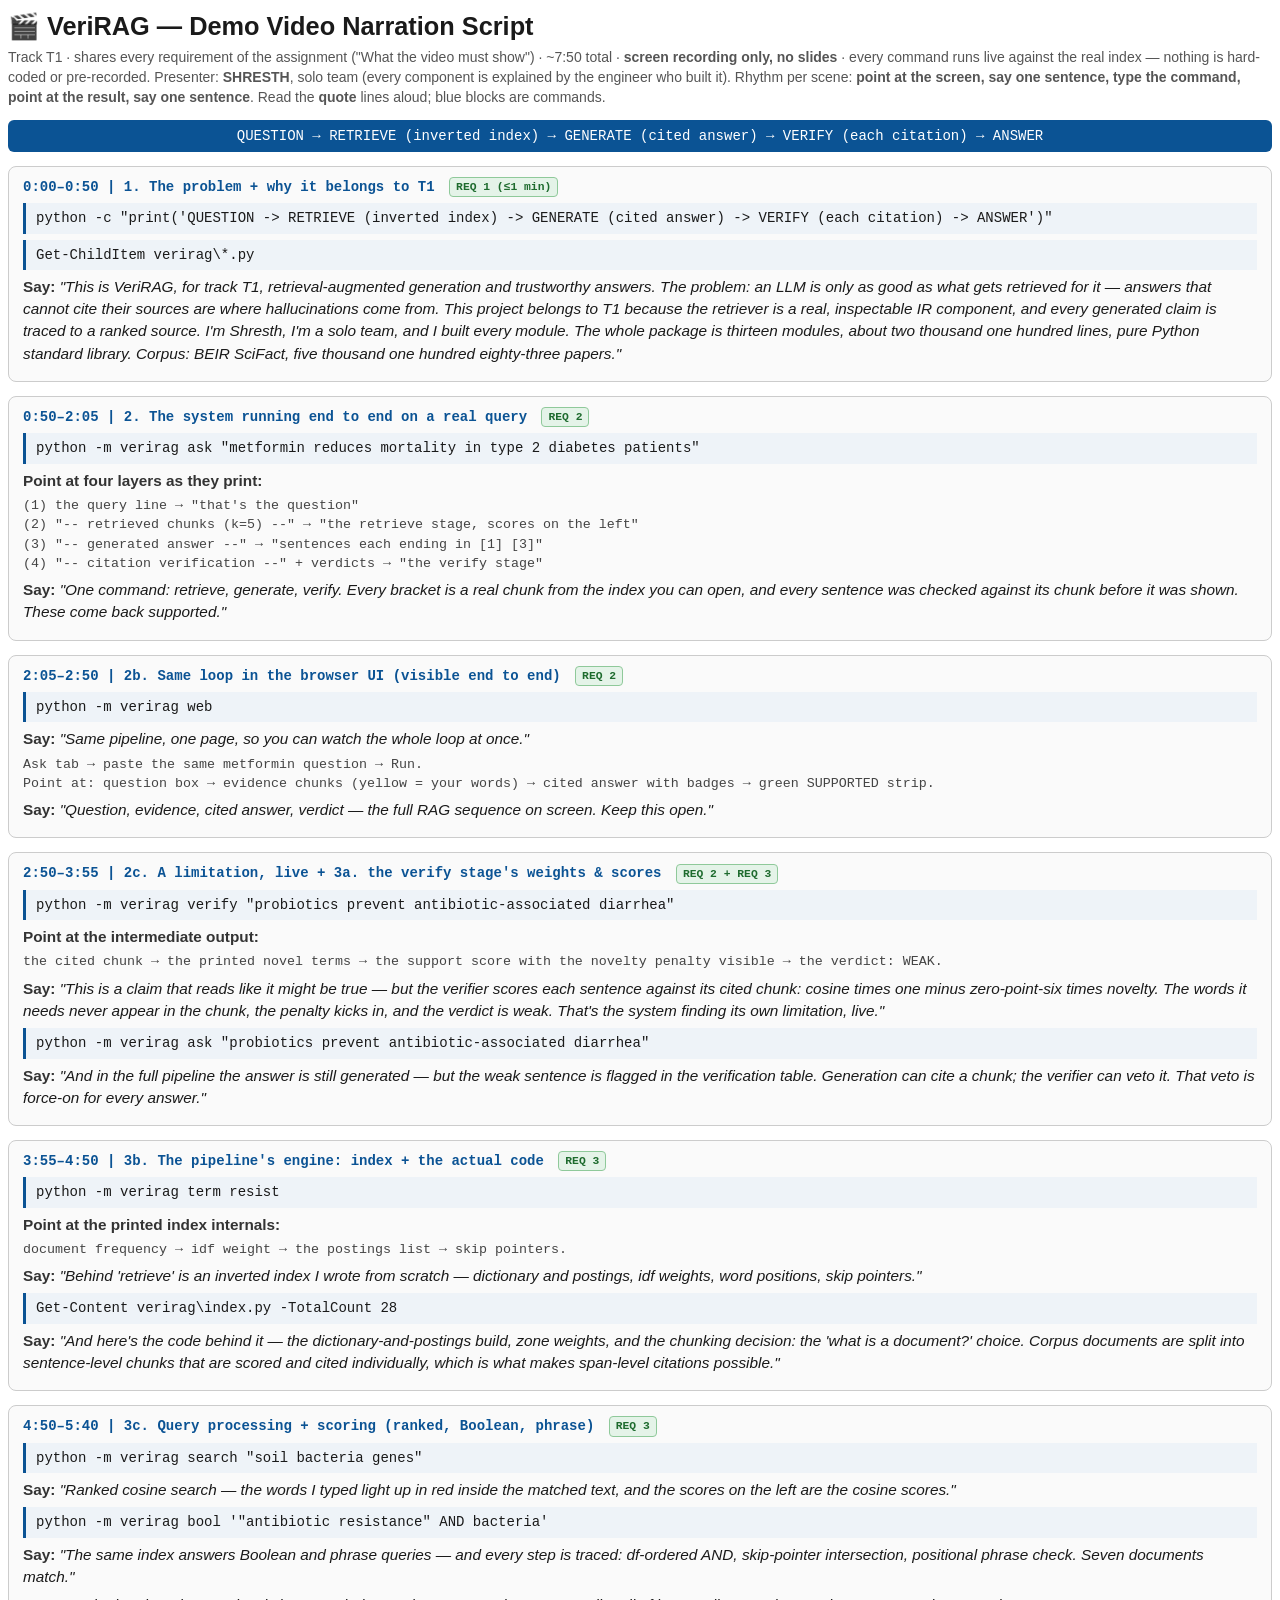
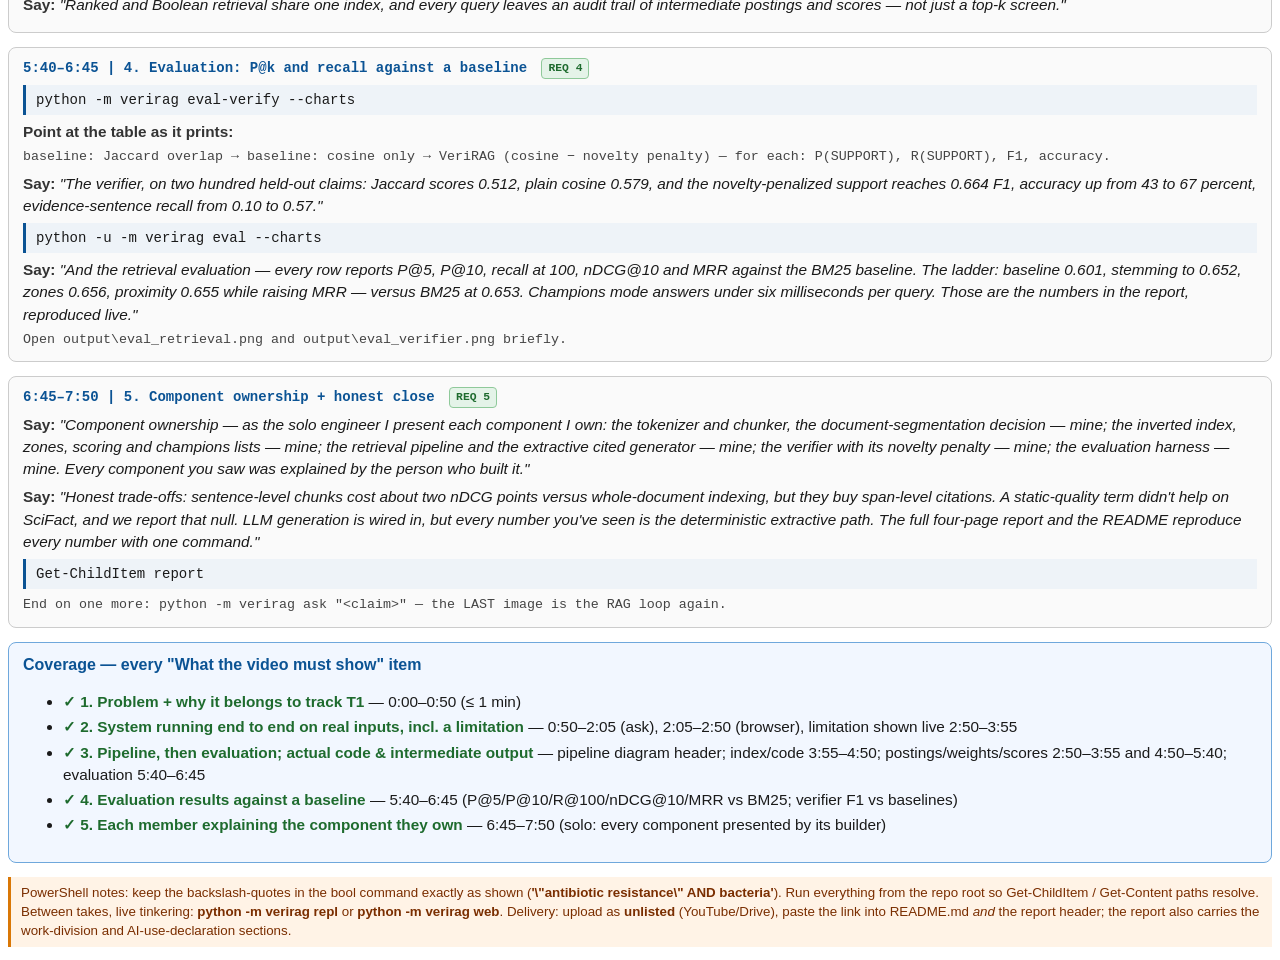
<file: video_narration.html>
<!DOCTYPE html>
<html lang="en">
<head>
<meta charset="utf-8">
<title>VeriRAG — Demo Video Narration Script</title>
<style>
  @page { size: A4; margin: 16mm 15mm; }
  body { font-family: "Segoe UI", Calibri, Arial, sans-serif; font-size: 11.5pt; color: #1a1a1a; line-height: 1.45; }
  h1 { font-size: 19pt; margin: 0 0 2px; }
  .sub { color: #555; font-size: 10.5pt; margin-bottom: 12px; }
  .take { border: 1px solid #ccc; border-radius: 8px; padding: 10px 14px 12px; margin: 14px 0; page-break-inside: avoid; background: #fafafa; }
  .tc { font-family: Consolas, monospace; font-size: 10.5pt; font-weight: 600; color: #0b5394; }
  .req { display: inline-block; font-size: 8.5pt; font-weight: 700; color: #1e6b2e; background: #e4f3e8; border: 1px solid #8fc99a; border-radius: 4px; padding: 1px 6px; margin-left: 6px; vertical-align: middle; }
  .cmd { font-family: Consolas, monospace; font-size: 10.5pt; background: #eef3f8; border-left: 3px solid #0b5394; padding: 5px 10px; margin: 6px 0; }
  .say { margin: 6px 0 4px; }
  .say b { color: #333; }
  .say .q { font-style: italic; }
  .screen { font-family: Consolas, monospace; font-size: 10pt; color: #444; margin: 3px 0 0; }
  .diag { font-family: Consolas, monospace; font-size: 10.5pt; text-align: center; background: #0b5394; color: #fff; border-radius: 6px; padding: 6px 8px; margin: 6px 0; }
  .note { font-size: 10pt; color: #7a2e00; background: #fff3e6; border-left: 3px solid #d97706; padding: 6px 10px; margin: 6px 0; }
  .check { background: #f2f7ff; border: 1px solid #6fa8dc; border-radius: 8px; padding: 10px 14px; margin: 14px 0; }
  .check h3 { margin: 0 0 6px; font-size: 12pt; color: #0b5394; }
  .check li { margin: 3px 0; }
  .ok { color: #1e6b2e; font-weight: 700; }
</style>
</head>
<body>

<h1>&#x1F3AC; VeriRAG — Demo Video Narration Script</h1>
<div class="sub">Track T1 · shares every requirement of the assignment ("What the video must show") · ~7:50 total · <b>screen recording only, no slides</b> · every command runs live against the real index — nothing is hard-coded or pre-recorded. Presenter: <b>SHRESTH</b>, solo team (every component is explained by the engineer who built it). Rhythm per scene: <b>point at the screen, say one sentence, type the command, point at the result, say one sentence</b>. Read the <b>quote</b> lines aloud; blue blocks are commands.</div>

<div class="diag">QUESTION &rarr; RETRIEVE (inverted index) &rarr; GENERATE (cited answer) &rarr; VERIFY (each citation) &rarr; ANSWER</div>

<div class="take">
  <div class="tc">0:00–0:50 | 1. The problem + why it belongs to T1 <span class="req">REQ 1 (&le;1 min)</span></div>
  <div class="cmd">python -c "print('QUESTION -> RETRIEVE (inverted index) -> GENERATE (cited answer) -> VERIFY (each citation) -> ANSWER')"</div>
  <div class="cmd">Get-ChildItem verirag\*.py</div>
  <div class="say"><b>Say:</b> <span class="q">"This is VeriRAG, for track T1, retrieval-augmented generation and trustworthy answers. The problem: an LLM is only as good as what gets retrieved for it — answers that cannot cite their sources are where hallucinations come from. This project belongs to T1 because the retriever is a real, inspectable IR component, and every generated claim is traced to a ranked source. I'm Shresth, I'm a solo team, and I built every module. The whole package is thirteen modules, about two thousand one hundred lines, pure Python standard library. Corpus: BEIR SciFact, five thousand one hundred eighty-three papers."</span></div>
</div>

<div class="take">
  <div class="tc">0:50–2:05 | 2. The system running end to end on a real query <span class="req">REQ 2</span></div>
  <div class="cmd">python -m verirag ask "metformin reduces mortality in type 2 diabetes patients"</div>
  <div class="say"><b>Point at four layers as they print:</b></div>
  <div class="screen">(1) the query line &rarr; "that's the question"<br>(2) "-- retrieved chunks (k=5) --" &rarr; "the retrieve stage, scores on the left"<br>(3) "-- generated answer --" &rarr; "sentences each ending in [1] [3]"<br>(4) "-- citation verification --" + verdicts &rarr; "the verify stage"</div>
  <div class="say"><b>Say:</b> <span class="q">"One command: retrieve, generate, verify. Every bracket is a real chunk from the index you can open, and every sentence was checked against its chunk before it was shown. These come back supported."</span></div>
</div>

<div class="take">
  <div class="tc">2:05–2:50 | 2b. Same loop in the browser UI (visible end to end) <span class="req">REQ 2</span></div>
  <div class="cmd">python -m verirag web</div>
  <div class="say"><b>Say:</b> <span class="q">"Same pipeline, one page, so you can watch the whole loop at once."</span></div>
  <div class="screen">Ask tab &rarr; paste the same metformin question &rarr; Run.<br>Point at: question box &rarr; evidence chunks (yellow = your words) &rarr; cited answer with badges &rarr; green SUPPORTED strip.</div>
  <div class="say"><b>Say:</b> <span class="q">"Question, evidence, cited answer, verdict — the full RAG sequence on screen. Keep this open."</span></div>
</div>

<div class="take">
  <div class="tc">2:50–3:55 | 2c. A limitation, live + 3a. the verify stage's weights &amp; scores <span class="req">REQ 2 + REQ 3</span></div>
  <div class="cmd">python -m verirag verify "probiotics prevent antibiotic-associated diarrhea"</div>
  <div class="say"><b>Point at the intermediate output:</b></div>
  <div class="screen">the cited chunk &rarr; the printed novel terms &rarr; the support score with the novelty penalty visible &rarr; the verdict: WEAK.</div>
  <div class="say"><b>Say:</b> <span class="q">"This is a claim that reads like it might be true — but the verifier scores each sentence against its cited chunk: cosine times one minus zero-point-six times novelty. The words it needs never appear in the chunk, the penalty kicks in, and the verdict is weak. That's the system finding its own limitation, live."</span></div>
  <div class="cmd">python -m verirag ask "probiotics prevent antibiotic-associated diarrhea"</div>
  <div class="say"><b>Say:</b> <span class="q">"And in the full pipeline the answer is still generated — but the weak sentence is flagged in the verification table. Generation can cite a chunk; the verifier can veto it. That veto is force-on for every answer."</span></div>
</div>

<div class="take">
  <div class="tc">3:55–4:50 | 3b. The pipeline's engine: index + the actual code <span class="req">REQ 3</span></div>
  <div class="cmd">python -m verirag term resist</div>
  <div class="say"><b>Point at the printed index internals:</b></div>
  <div class="screen">document frequency &rarr; idf weight &rarr; the postings list &rarr; skip pointers.</div>
  <div class="say"><b>Say:</b> <span class="q">"Behind 'retrieve' is an inverted index I wrote from scratch — dictionary and postings, idf weights, word positions, skip pointers."</span></div>
  <div class="cmd">Get-Content verirag\index.py -TotalCount 28</div>
  <div class="say"><b>Say:</b> <span class="q">"And here's the code behind it — the dictionary-and-postings build, zone weights, and the chunking decision: the 'what is a document?' choice. Corpus documents are split into sentence-level chunks that are scored and cited individually, which is what makes span-level citations possible."</span></div>
</div>

<div class="take">
  <div class="tc">4:50–5:40 | 3c. Query processing + scoring (ranked, Boolean, phrase) <span class="req">REQ 3</span></div>
  <div class="cmd">python -m verirag search "soil bacteria genes"</div>
  <div class="say"><b>Say:</b> <span class="q">"Ranked cosine search — the words I typed light up in red inside the matched text, and the scores on the left are the cosine scores."</span></div>
  <div class="cmd">python -m verirag bool '"antibiotic resistance" AND bacteria'</div>
  <div class="say"><b>Say:</b> <span class="q">"The same index answers Boolean and phrase queries — and every step is traced: df-ordered AND, skip-pointer intersection, positional phrase check. Seven documents match."</span></div>
  <div class="say"><b>Say:</b> <span class="q">"Ranked and Boolean retrieval share one index, and every query leaves an audit trail of intermediate postings and scores — not just a top-k screen."</span></div>
</div>

<div class="take">
  <div class="tc">5:40–6:45 | 4. Evaluation: P@k and recall against a baseline <span class="req">REQ 4</span></div>
  <div class="cmd">python -m verirag eval-verify --charts</div>
  <div class="say"><b>Point at the table as it prints:</b></div>
  <div class="screen">baseline: Jaccard overlap &rarr; baseline: cosine only &rarr; VeriRAG (cosine &minus; novelty penalty) — for each: P(SUPPORT), R(SUPPORT), F1, accuracy.</div>
  <div class="say"><b>Say:</b> <span class="q">"The verifier, on two hundred held-out claims: Jaccard scores 0.512, plain cosine 0.579, and the novelty-penalized support reaches 0.664 F1, accuracy up from 43 to 67 percent, evidence-sentence recall from 0.10 to 0.57."</span></div>
  <div class="cmd">python -u -m verirag eval --charts</div>
  <div class="say"><b>Say:</b> <span class="q">"And the retrieval evaluation — every row reports P@5, P@10, recall at 100, nDCG@10 and MRR against the BM25 baseline. The ladder: baseline 0.601, stemming to 0.652, zones 0.656, proximity 0.655 while raising MRR — versus BM25 at 0.653. Champions mode answers under six milliseconds per query. Those are the numbers in the report, reproduced live."</span></div>
  <div class="screen">Open output\eval_retrieval.png and output\eval_verifier.png briefly.</div>
</div>

<div class="take">
  <div class="tc">6:45–7:50 | 5. Component ownership + honest close <span class="req">REQ 5</span></div>
  <div class="say"><b>Say:</b> <span class="q">"Component ownership — as the solo engineer I present each component I own: the tokenizer and chunker, the document-segmentation decision — mine; the inverted index, zones, scoring and champions lists — mine; the retrieval pipeline and the extractive cited generator — mine; the verifier with its novelty penalty — mine; the evaluation harness — mine. Every component you saw was explained by the person who built it."</span></div>
  <div class="say"><b>Say:</b> <span class="q">"Honest trade-offs: sentence-level chunks cost about two nDCG points versus whole-document indexing, but they buy span-level citations. A static-quality term didn't help on SciFact, and we report that null. LLM generation is wired in, but every number you've seen is the deterministic extractive path. The full four-page report and the README reproduce every number with one command."</span></div>
  <div class="cmd">Get-ChildItem report</div>
  <div class="screen">End on one more: python -m verirag ask "&lt;claim&gt;" — the LAST image is the RAG loop again.</div>
</div>

<div class="check">
<h3>Coverage — every "What the video must show" item</h3>
<ul>
<li><span class="ok">&#10003; 1. Problem + why it belongs to track T1</span> — 0:00–0:50 (&le; 1 min)</li>
<li><span class="ok">&#10003; 2. System running end to end on real inputs, incl. a limitation</span> — 0:50–2:05 (ask), 2:05–2:50 (browser), limitation shown live 2:50–3:55</li>
<li><span class="ok">&#10003; 3. Pipeline, then evaluation; actual code &amp; intermediate output</span> — pipeline diagram header; index/code 3:55–4:50; postings/weights/scores 2:50–3:55 and 4:50–5:40; evaluation 5:40–6:45</li>
<li><span class="ok">&#10003; 4. Evaluation results against a baseline</span> — 5:40–6:45 (P@5/P@10/R@100/nDCG@10/MRR vs BM25; verifier F1 vs baselines)</li>
<li><span class="ok">&#10003; 5. Each member explaining the component they own</span> — 6:45–7:50 (solo: every component presented by its builder)</li>
</ul>
</div>

<div class="note">PowerShell notes: keep the backslash-quotes in the bool command exactly as shown (<b>'\"antibiotic resistance\" AND bacteria'</b>). Run everything from the repo root so Get-ChildItem / Get-Content paths resolve. Between takes, live tinkering: <b>python -m verirag repl</b> or <b>python -m verirag web</b>. Delivery: upload as <b>unlisted</b> (YouTube/Drive), paste the link into README.md <i>and</i> the report header; the report also carries the work-division and AI-use-declaration sections.</div>

</body>
</html>
</file>
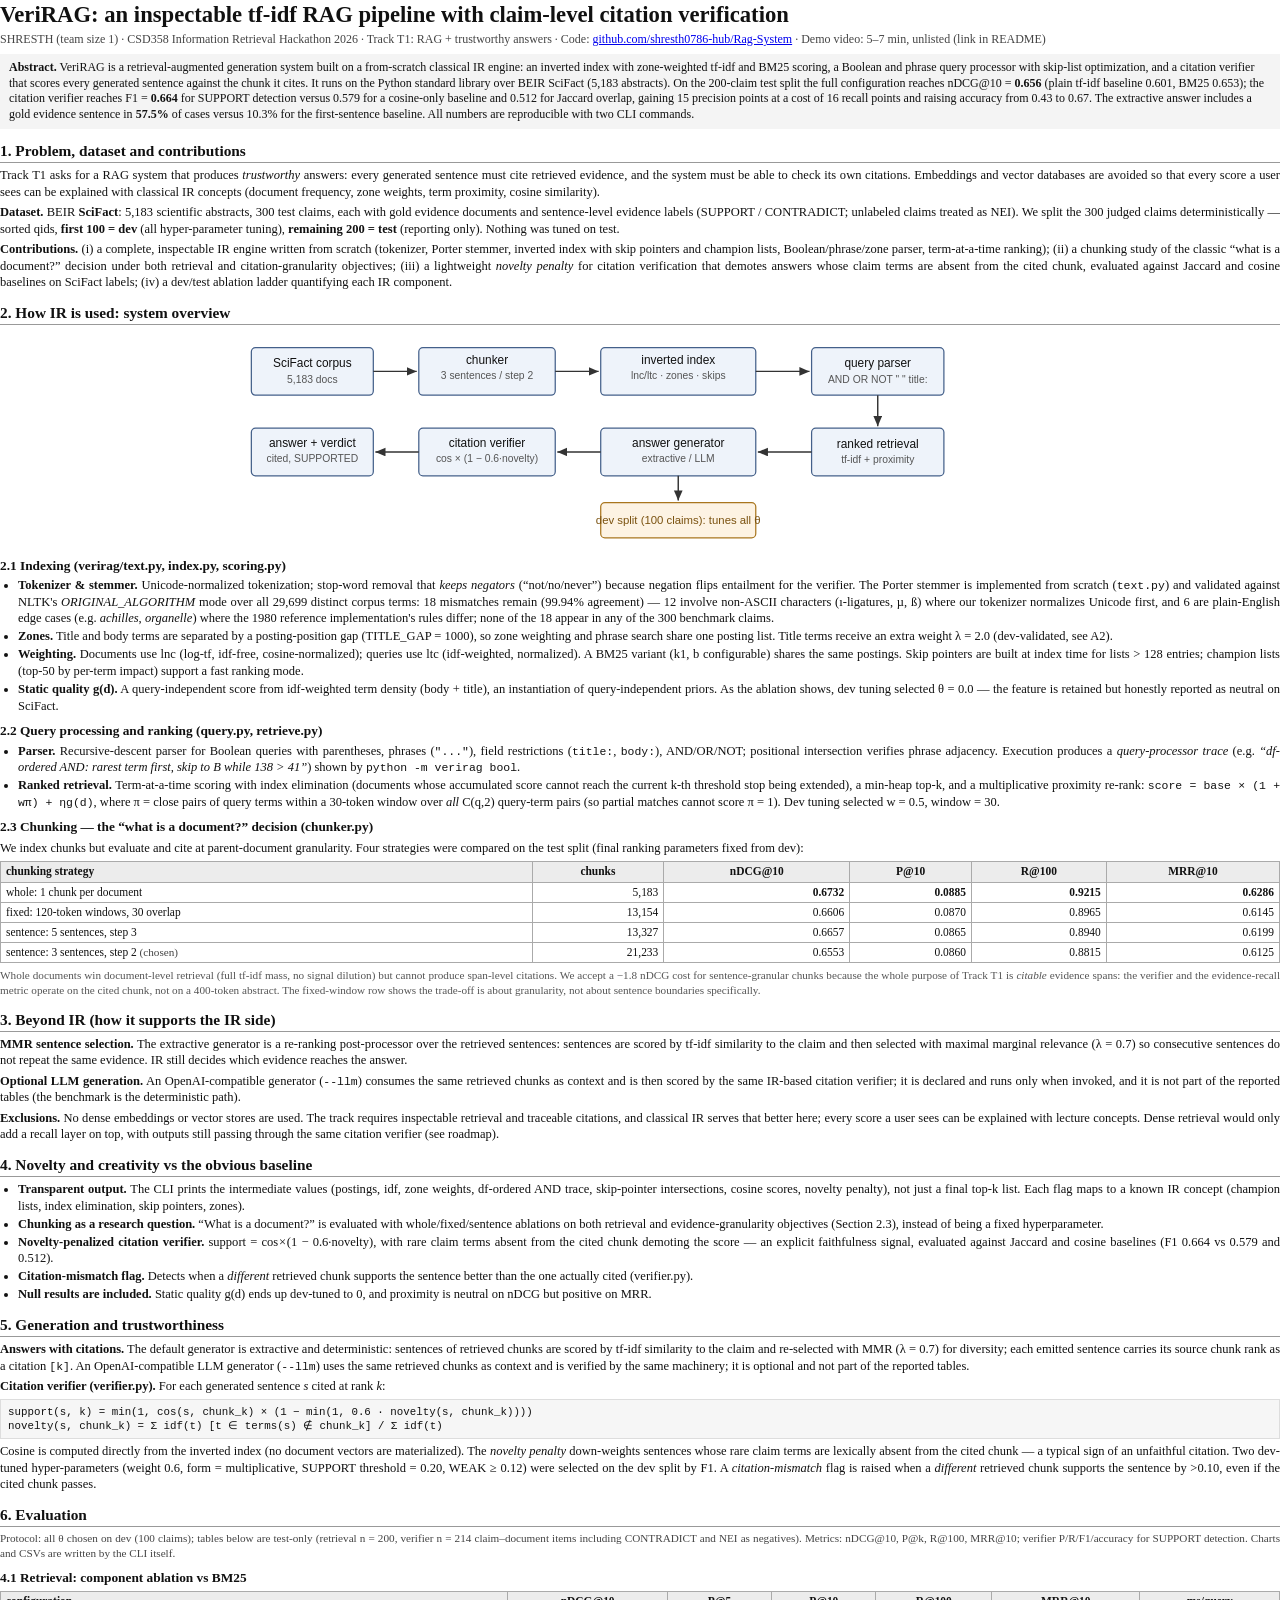
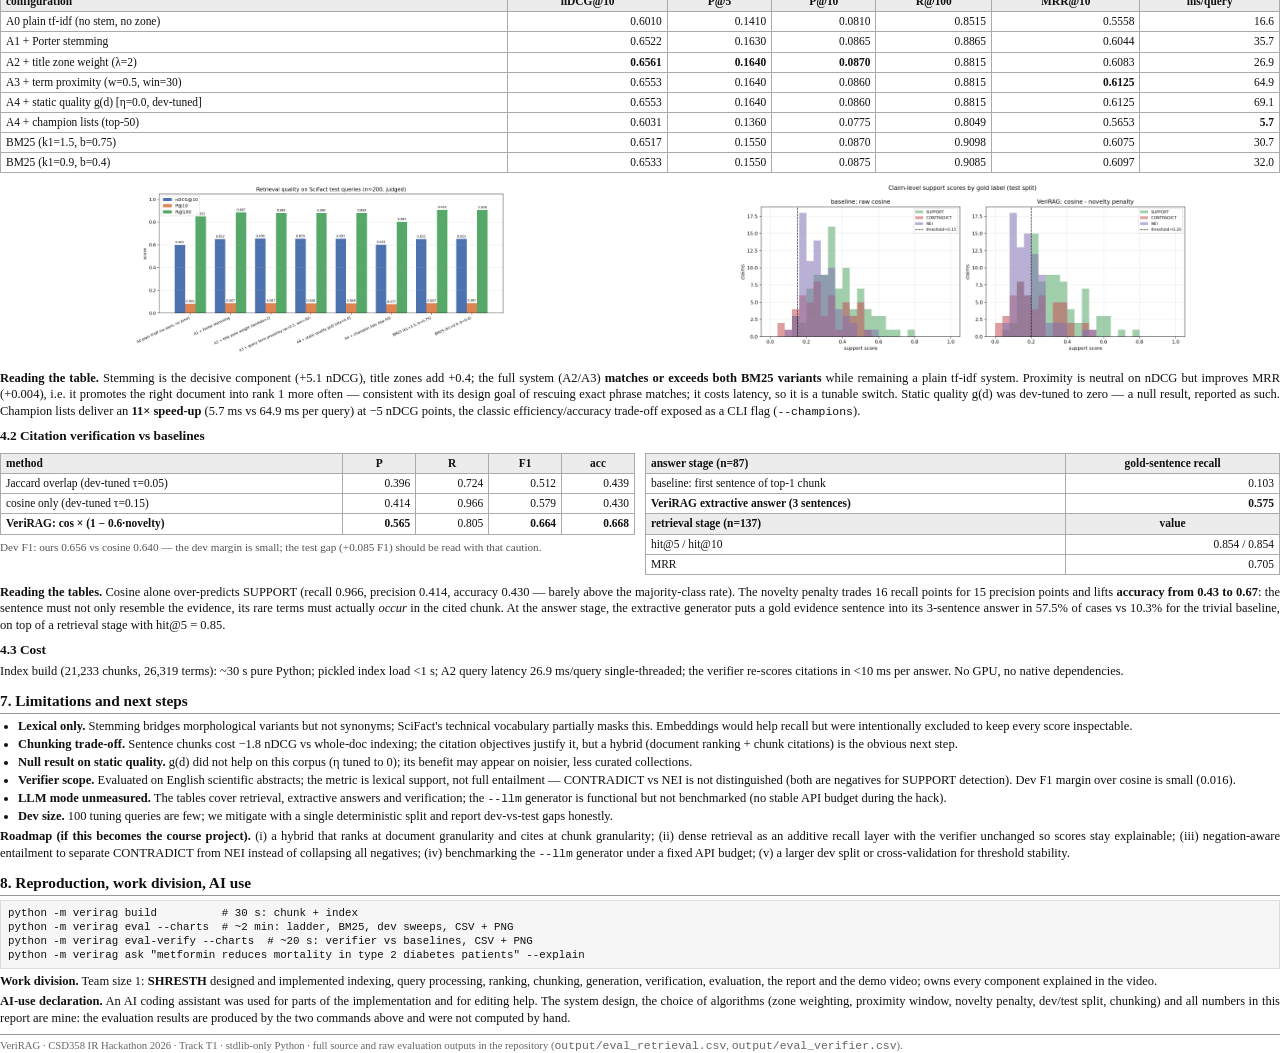
<file: report/report.html>
<!DOCTYPE html>
<html lang="en">
<head>
<meta charset="utf-8">
<title>VeriRAG — CSD358 IR Hackathon Report</title>
<style>
  @page { size: A4; margin: 12mm 13mm; }
  * { box-sizing: border-box; }
  body { font-family: Georgia, "Times New Roman", serif; font-size: 9.4pt; line-height: 1.32; color: #111; margin: 0; }
  h1 { font-size: 17pt; margin: 0 0 2px; }
  h2 { font-size: 11.5pt; margin: 12px 0 4px; border-bottom: 1px solid #999; padding-bottom: 1px; }
  h3 { font-size: 10pt; margin: 8px 0 3px; }
  p { margin: 4px 0; text-align: justify; }
  .meta { font-size: 9pt; color: #444; margin-bottom: 6px; }
  .abstract { background: #f4f4f4; padding: 6px 9px; margin: 6px 0 8px; font-size: 9pt; }
  table { border-collapse: collapse; width: 100%; font-size: 8.6pt; margin: 5px 0; }
  th, td { border: 1px solid #aaa; padding: 2px 5px; text-align: right; }
  th { background: #ececec; text-align: center; }
  td:first-child, th:first-child { text-align: left; }
  img.chart { width: 100%; max-height: 175px; object-fit: contain; margin: 4px 0; }
  .two { display: flex; gap: 10px; }
  .two > div { flex: 1; }
  .note { font-size: 8.4pt; color: #555; margin-top: 1px; }
  code, .mono { font-family: Consolas, "Courier New", monospace; font-size: 8.6pt; }
  pre { background: #f6f6f6; border: 1px solid #ddd; padding: 5px 7px; font-size: 8.1pt; overflow: hidden; white-space: pre-wrap; margin: 4px 0; }
  ul, ol { margin: 3px 0 3px 18px; padding: 0; }
  li { margin: 1.5px 0; text-align: justify; }
  .small { font-size: 8.4pt; color: #444; }
  .cols2 { column-count: 2; column-gap: 14px; }
  .footer-note { font-size: 8pt; color: #666; border-top: 1px solid #999; margin-top: 8px; padding-top: 3px; }
</style>
</head>
<body>

<h1>VeriRAG: an inspectable tf-idf RAG pipeline with claim-level citation verification</h1>
<div class="meta">SHRESTH (team size 1) &middot; CSD358 Information Retrieval Hackathon 2026 &middot; Track T1: RAG + trustworthy answers &middot; Code: <a href="https://github.com/shresth0786-hub/Rag-System">github.com/shresth0786-hub/Rag-System</a> &middot; Demo video: 5&ndash;7 min, unlisted (link in README)</div>

<div class="abstract">
<b>Abstract.</b> VeriRAG is a retrieval-augmented generation system built on a from-scratch classical
IR engine: an inverted index with zone-weighted tf-idf and BM25 scoring, a Boolean and phrase query
processor with skip-list optimization, and a citation verifier that scores every generated sentence
against the chunk it cites. It runs on the Python standard library over BEIR SciFact (5,183 abstracts).
On the 200-claim test split the full configuration reaches nDCG@10&nbsp;=&nbsp;<b>0.656</b> (plain
tf-idf baseline 0.601, BM25 0.653); the citation verifier reaches F1&nbsp;=&nbsp;<b>0.664</b> for
SUPPORT detection versus 0.579 for a cosine-only baseline and 0.512 for Jaccard overlap, gaining 15
precision points at a cost of 16 recall points and raising accuracy from 0.43 to 0.67. The extractive
answer includes a gold evidence sentence in <b>57.5%</b> of cases versus 10.3% for the
first-sentence baseline. All numbers are reproducible with two CLI commands.
</div>

<h2>1. Problem, dataset and contributions</h2>
<p>Track T1 asks for a RAG system that produces <i>trustworthy</i> answers: every generated sentence must
cite retrieved evidence, and the system must be able to check its own citations. Embeddings and vector
databases are avoided so that every score a user sees can be explained with classical IR
concepts (document frequency, zone weights, term proximity, cosine similarity).</p>
<p><b>Dataset.</b> BEIR <b>SciFact</b>: 5,183 scientific abstracts, 300 test claims, each with gold
evidence documents and sentence-level evidence labels (SUPPORT / CONTRADICT; unlabeled claims treated as
NEI). We split the 300 judged claims deterministically &mdash; sorted qids, <b>first 100 = dev</b>
(all hyper-parameter tuning), <b>remaining 200 = test</b> (reporting only). Nothing was tuned on test.</p>
<p><b>Contributions.</b> (i)&nbsp;a complete, inspectable IR engine written from scratch (tokenizer,
Porter stemmer, inverted index with skip pointers and champion lists, Boolean/phrase/zone parser,
term-at-a-time ranking); (ii)&nbsp;a chunking study of the classic &ldquo;what is a document?&rdquo;
decision under both retrieval and citation-granularity objectives; (iii)&nbsp;a lightweight
<i>novelty penalty</i> for citation verification that demotes answers whose claim terms are absent from
the cited chunk, evaluated against Jaccard and cosine baselines on SciFact labels; (iv)&nbsp;a
dev/test ablation ladder quantifying each IR component.</p>

<h2>2. How IR is used: system overview</h2>
<svg viewBox="0 0 760 208" width="100%" style="max-height:215px" xmlns="http://www.w3.org/2000/svg" font-family="Segoe UI, Arial" font-size="11">
  <defs>
    <marker id="ar" markerWidth="8" markerHeight="8" refX="7" refY="3" orient="auto"><path d="M0,0 L7,3 L0,6 z" fill="#333"/></marker>
  </defs>
  <g fill="#eef3fa" stroke="#44608a" stroke-width="1.2">
    <rect x="4" y="18" width="118" height="46" rx="4"/>
    <rect x="166" y="18" width="132" height="46" rx="4"/>
    <rect x="342" y="18" width="150" height="46" rx="4"/>
    <rect x="546" y="18" width="128" height="46" rx="4"/>
    <rect x="546" y="96" width="128" height="46" rx="4"/>
    <rect x="342" y="96" width="150" height="46" rx="4"/>
    <rect x="166" y="96" width="132" height="46" rx="4"/>
    <rect x="4" y="96" width="118" height="46" rx="4"/>
  </g>
  <g fill="#fdf3e3" stroke="#a9761e" stroke-width="1.2">
    <rect x="342" y="168" width="150" height="34" rx="4"/>
  </g>
  <g fill="#111" font-size="11.5" text-anchor="middle">
    <text x="63" y="37">SciFact corpus</text><text x="63" y="52" font-size="10" fill="#555">5,183 docs</text>
    <text x="232" y="34">chunker</text><text x="232" y="48" font-size="10" fill="#555">3 sentences / step 2</text>
    <text x="417" y="34">inverted index</text><text x="417" y="48" font-size="10" fill="#555">lnc/ltc &middot; zones &middot; skips</text>
    <text x="610" y="37">query parser</text><text x="610" y="52" font-size="10" fill="#555">AND OR NOT " " title:</text>
    <text x="610" y="115">ranked retrieval</text><text x="610" y="130" font-size="10" fill="#555">tf-idf + proximity</text>
    <text x="417" y="114">answer generator</text><text x="417" y="129" font-size="10" fill="#555">extractive / LLM</text>
    <text x="232" y="114">citation verifier</text><text x="232" y="129" font-size="10" fill="#555">cos &times; (1 &minus; 0.6&middot;novelty)</text>
    <text x="63" y="114">answer + verdict</text><text x="63" y="129" font-size="10" fill="#555">cited, SUPPORTED</text>
    <text x="417" y="189" font-size="11" fill="#7a5210">dev split (100 claims): tunes all &#952;</text>
  </g>
  <g stroke="#333" stroke-width="1.4" fill="none" marker-end="url(#ar)">
    <path d="M122,41 H164"/><path d="M298,41 H340"/><path d="M492,41 H544"/>
    <path d="M610,64 V94"/><path d="M546,119 H494"/><path d="M342,119 H300"/><path d="M166,119 H124"/>
    <path d="M417,142 V166"/>
  </g>
</svg>

<h3>2.1 Indexing (verirag/text.py, index.py, scoring.py)</h3>
<ul>
<li><b>Tokenizer &amp; stemmer.</b> Unicode-normalized tokenization; stop-word removal that
<i>keeps negators</i> (&ldquo;not/no/never&rdquo;) because negation flips entailment for the verifier.
The Porter stemmer is implemented from scratch (<code>text.py</code>) and validated against NLTK's
<i>ORIGINAL_ALGORITHM</i> mode over all 29,699 distinct corpus terms: 18 mismatches remain
(99.94% agreement) &mdash; 12 involve non-ASCII characters (&#305;-ligatures, &micro;, &szlig;)
where our tokenizer normalizes Unicode first, and 6 are plain-English edge cases (e.g. <i>achilles</i>,
<i>organelle</i>) where the 1980 reference implementation's rules differ; none of the 18 appear in
any of the 300 benchmark claims.</li>
<li><b>Zones.</b> Title and body terms are separated by a posting-position gap
(TITLE_GAP&nbsp;=&nbsp;1000), so zone weighting and phrase search share one posting list. Title terms
receive an extra weight &#955;&nbsp;=&nbsp;2.0 (dev-validated, see A2).</li>
<li><b>Weighting.</b> Documents use lnc (log-tf, idf-free, cosine-normalized); queries use ltc
(idf-weighted, normalized). A BM25 variant (k1,&nbsp;b configurable) shares the same postings.
Skip pointers are built at index time for lists &gt; 128 entries; champion lists (top-50 by per-term
impact) support a fast ranking mode.</li>
<li><b>Static quality g(d).</b> A query-independent score from idf-weighted term density (body + title),
an instantiation of query-independent priors. As the ablation shows, dev tuning selected
&#952;&nbsp;=&nbsp;0.0 &mdash; the feature is retained but honestly reported as neutral on SciFact.</li>
</ul>

<h3>2.2 Query processing and ranking (query.py, retrieve.py)</h3>
<ul>
<li><b>Parser.</b> Recursive-descent parser for Boolean queries with parentheses, phrases
(<code>"..."</code>), field restrictions (<code>title:</code>, <code>body:</code>), AND/OR/NOT;
positional intersection verifies phrase adjacency. Execution produces a <i>query-processor trace</i>
(e.g. <i>&ldquo;df-ordered AND: rarest term first, skip to B while 138 &gt; 41&rdquo;</i>) shown by
<code>python -m verirag bool</code>.</li>
<li><b>Ranked retrieval.</b> Term-at-a-time scoring with index elimination (documents whose accumulated
score cannot reach the current k-th threshold stop being extended), a min-heap top-k, and a
multiplicative proximity re-rank: <span class="mono">score = base &times; (1 + w&#960;) + &#951;g(d)</span>,
where &#960;&nbsp;=&nbsp;close pairs of query terms within a 30-token window over <i>all</i>&nbsp;C(q,2)
query-term pairs (so partial matches cannot score &#960;&nbsp;=&nbsp;1). Dev tuning selected
w&nbsp;=&nbsp;0.5, window&nbsp;=&nbsp;30.</li>
</ul>

<h3>2.3 Chunking &mdash; the &ldquo;what is a document?&rdquo; decision (chunker.py)</h3>
<p>We index chunks but evaluate and cite at parent-document granularity. Four strategies were compared
on the test split (final ranking parameters fixed from dev):</p>
<table>
<tr><th>chunking strategy</th><th>chunks</th><th>nDCG@10</th><th>P@10</th><th>R@100</th><th>MRR@10</th></tr>
<tr><td>whole: 1 chunk per document</td><td>5,183</td><td><b>0.6732</b></td><td><b>0.0885</b></td><td><b>0.9215</b></td><td><b>0.6286</b></td></tr>
<tr><td>fixed: 120-token windows, 30 overlap</td><td>13,154</td><td>0.6606</td><td>0.0870</td><td>0.8965</td><td>0.6145</td></tr>
<tr><td>sentence: 5 sentences, step 3</td><td>13,327</td><td>0.6657</td><td>0.0865</td><td>0.8940</td><td>0.6199</td></tr>
<tr><td>sentence: 3 sentences, step 2 <span class="small">(chosen)</span></td><td>21,233</td><td>0.6553</td><td>0.0860</td><td>0.8815</td><td>0.6125</td></tr>
</table>
<p class="note">Whole documents win document-level retrieval (full tf-idf mass, no signal dilution)
but cannot produce span-level citations. We accept a &minus;1.8&nbsp;nDCG cost for sentence-granular
chunks because the whole purpose of Track&nbsp;T1 is <i>citable</i> evidence spans: the verifier and the
evidence-recall metric operate on the cited chunk, not on a 400-token abstract. The fixed-window row
shows the trade-off is about granularity, not about sentence boundaries specifically.</p>

<h2>3. Beyond IR (how it supports the IR side)</h2>
<p><b>MMR sentence selection.</b> The extractive generator is a re-ranking post-processor over the
retrieved sentences: sentences are scored by tf-idf similarity to the claim and then selected with
maximal marginal relevance (&#955;&nbsp;=&nbsp;0.7) so consecutive sentences do not repeat the same
evidence. IR still decides which evidence reaches the answer.</p>
<p><b>Optional LLM generation.</b> An OpenAI-compatible generator (<code>--llm</code>) consumes the
same retrieved chunks as context and is then scored by the same IR-based citation verifier; it is
declared and runs only when invoked, and it is not part of the reported tables (the benchmark is the
deterministic path).</p>
<p><b>Exclusions.</b> No dense embeddings or vector stores are used. The track requires inspectable
retrieval and traceable citations, and classical IR serves that better here; every score a user sees
can be explained with lecture concepts. Dense retrieval would only add a recall layer on top, with
outputs still passing through the same citation verifier (see roadmap).</p>

<h2>4. Novelty and creativity vs the obvious baseline</h2>
<ul>
<li><b>Transparent output.</b> The CLI prints the intermediate values (postings, idf, zone weights,
df-ordered AND trace, skip-pointer intersections, cosine scores, novelty penalty), not just a final
top-k list. Each flag maps to a known IR concept (champion lists, index elimination, skip pointers,
zones).</li>
<li><b>Chunking as a research question.</b> &ldquo;What is a document?&rdquo; is evaluated with
whole/fixed/sentence ablations on both retrieval and evidence-granularity objectives (Section&nbsp;2.3),
instead of being a fixed hyperparameter.</li>
<li><b>Novelty-penalized citation verifier.</b> support&nbsp;=&nbsp;cos&#8202;&times;&#8202;(1&nbsp;&minus;&nbsp;0.6&middot;novelty),
with rare claim terms absent from the cited chunk demoting the score &mdash; an explicit faithfulness
signal, evaluated against Jaccard and cosine baselines (F1 0.664 vs 0.579 and 0.512).</li>
<li><b>Citation-mismatch flag.</b> Detects when a <i>different</i> retrieved chunk supports the sentence
better than the one actually cited (verifier.py).</li>
<li><b>Null results are included.</b> Static quality g(d) ends up dev-tuned to 0, and proximity is
neutral on nDCG but positive on MRR.</li>
</ul>

<h2>5. Generation and trustworthiness</h2>
<p><b>Answers with citations.</b> The default generator is extractive and deterministic: sentences of
retrieved chunks are scored by tf-idf similarity to the claim and re-selected with MMR
(&#955;&nbsp;=&nbsp;0.7) for diversity; each emitted sentence carries its source chunk rank as a
citation <span class="mono">[k]</span>. An OpenAI-compatible LLM generator (<code>--llm</code>) uses the
same retrieved chunks as context and is verified by the same machinery; it is optional and not part of
the reported tables.</p>
<p><b>Citation verifier (verifier.py).</b> For each generated sentence <i>s</i> cited at rank <i>k</i>:</p>
<pre>support(s, k) = min(1, cos(s, chunk_k) &times; (1 &minus; min(1, 0.6 &middot; novelty(s, chunk_k))))
novelty(s, chunk_k) = &#931; idf(t) [t &#8712; terms(s) &#8713; chunk_k] / &#931; idf(t)</pre>
<p>Cosine is computed directly from the inverted index (no document vectors are materialized). The
<i>novelty penalty</i> down-weights sentences whose rare claim terms are lexically absent from the
cited chunk &mdash; a typical sign of an unfaithful citation. Two dev-tuned hyper-parameters
(weight&nbsp;0.6, form&nbsp;=&nbsp;multiplicative, SUPPORT threshold&nbsp;=&nbsp;0.20, WEAK
&#8805;&nbsp;0.12) were selected on the dev split by F1. A <i>citation-mismatch</i> flag is raised when
a <i>different</i> retrieved chunk supports the sentence by &gt;0.10, even if the cited chunk passes.</p>

<h2>6. Evaluation</h2>
<p class="small">Protocol: all &#952; chosen on dev (100 claims); tables below are test-only
(retrieval n&nbsp;=&nbsp;200, verifier n&nbsp;=&nbsp;214 claim&ndash;document items including CONTRADICT
and NEI as negatives). Metrics: nDCG@10, P@k, R@100, MRR@10; verifier P/R/F1/accuracy for SUPPORT
detection. Charts and CSVs are written by the CLI itself.</p>

<h3>4.1 Retrieval: component ablation vs BM25</h3>
<table>
<tr><th>configuration</th><th>nDCG@10</th><th>P@5</th><th>P@10</th><th>R@100</th><th>MRR@10</th><th>ms/query</th></tr>
<tr><td>A0 plain tf-idf (no stem, no zone)</td><td>0.6010</td><td>0.1410</td><td>0.0810</td><td>0.8515</td><td>0.5558</td><td>16.6</td></tr>
<tr><td>A1 + Porter stemming</td><td>0.6522</td><td>0.1630</td><td>0.0865</td><td>0.8865</td><td>0.6044</td><td>35.7</td></tr>
<tr><td>A2 + title zone weight (&#955;=2)</td><td><b>0.6561</b></td><td><b>0.1640</b></td><td><b>0.0870</b></td><td>0.8815</td><td>0.6083</td><td>26.9</td></tr>
<tr><td>A3 + term proximity (w=0.5, win=30)</td><td>0.6553</td><td>0.1640</td><td>0.0860</td><td>0.8815</td><td><b>0.6125</b></td><td>64.9</td></tr>
<tr><td>A4 + static quality g(d) [&#951;=0.0, dev-tuned]</td><td>0.6553</td><td>0.1640</td><td>0.0860</td><td>0.8815</td><td>0.6125</td><td>69.1</td></tr>
<tr><td>A4 + champion lists (top-50)</td><td>0.6031</td><td>0.1360</td><td>0.0775</td><td>0.8049</td><td>0.5653</td><td><b>5.7</b></td></tr>
<tr><td>BM25 (k1=1.5, b=0.75)</td><td>0.6517</td><td>0.1550</td><td>0.0870</td><td>0.9098</td><td>0.6075</td><td>30.7</td></tr>
<tr><td>BM25 (k1=0.9, b=0.4)</td><td>0.6533</td><td>0.1550</td><td>0.0875</td><td>0.9085</td><td>0.6097</td><td>32.0</td></tr>
</table>
<div class="two">
<div><img class="chart" src="../output/eval_retrieval.png" alt="retrieval ablation chart"></div>
<div><img class="chart" src="../output/eval_verifier.png" alt="verifier chart"></div>
</div>
<p><b>Reading the table.</b> Stemming is the decisive component (+5.1 nDCG), title zones add +0.4;
the full system (A2/A3) <b>matches or exceeds both BM25 variants</b> while remaining a plain tf-idf
system. Proximity is neutral on nDCG but improves MRR (+0.004), i.e. it promotes the right document
into rank&nbsp;1 more often &mdash; consistent with its design goal of rescuing exact phrase matches;
it costs latency, so it is a tunable switch. Static quality g(d) was dev-tuned to zero &mdash; a null
result, reported as such. Champion lists deliver an <b>11&times; speed-up</b>
(5.7&nbsp;ms vs 64.9&nbsp;ms per query) at &minus;5&nbsp;nDCG points, the classic
efficiency/accuracy trade-off exposed as a CLI flag (<code>--champions</code>).</p>

<h3>4.2 Citation verification vs baselines</h3>
<div class="two">
<div>
<table>
<tr><th>method</th><th>P</th><th>R</th><th>F1</th><th>acc</th></tr>
<tr><td>Jaccard overlap (dev-tuned &#964;=0.05)</td><td>0.396</td><td>0.724</td><td>0.512</td><td>0.439</td></tr>
<tr><td>cosine only (dev-tuned &#964;=0.15)</td><td>0.414</td><td>0.966</td><td>0.579</td><td>0.430</td></tr>
<tr><td><b>VeriRAG: cos &times; (1 &minus; 0.6&middot;novelty)</b></td><td><b>0.565</b></td><td>0.805</td><td><b>0.664</b></td><td><b>0.668</b></td></tr>
</table>
<p class="note">Dev F1: ours 0.656 vs cosine 0.640 &mdash; the dev margin is small; the test gap
(+0.085 F1) should be read with that caution.</p>
</div>
<div>
<table>
<tr><th>answer stage (n=87)</th><th>gold-sentence recall</th></tr>
<tr><td>baseline: first sentence of top-1 chunk</td><td>0.103</td></tr>
<tr><td><b>VeriRAG extractive answer (3 sentences)</b></td><td><b>0.575</b></td></tr>
<tr><th>retrieval stage (n=137)</th><th>value</th></tr>
<tr><td>hit@5 / hit@10</td><td>0.854 / 0.854</td></tr>
<tr><td>MRR</td><td>0.705</td></tr>
</table>
</div>
</div>
<p><b>Reading the tables.</b> Cosine alone over-predicts SUPPORT (recall 0.966, precision 0.414,
accuracy 0.430 &mdash; barely above the majority-class rate). The novelty penalty trades 16 recall
points for 15 precision points and lifts <b>accuracy from 0.43 to 0.67</b>: the sentence must not only
resemble the evidence, its rare terms must actually <i>occur</i> in the cited chunk. At the answer
stage, the extractive generator puts a gold evidence sentence into its 3-sentence answer in 57.5% of
cases vs 10.3% for the trivial baseline, on top of a retrieval stage with hit@5&nbsp;=&nbsp;0.85.</p>

<h3>4.3 Cost</h3>
<p>Index build (21,233 chunks, 26,319 terms): ~30&nbsp;s pure Python; pickled index load &lt;1&nbsp;s;
A2 query latency 26.9&nbsp;ms/query single-threaded; the verifier re-scores citations in &lt;10&nbsp;ms
per answer. No GPU, no native dependencies.</p>

<h2>7. Limitations and next steps</h2>
<ul>
<li><b>Lexical only.</b> Stemming bridges morphological variants but not synonyms; SciFact's technical
vocabulary partially masks this. Embeddings would help recall but were intentionally excluded to keep
every score inspectable.</li>
<li><b>Chunking trade-off.</b> Sentence chunks cost &minus;1.8 nDCG vs whole-doc indexing; the citation
objectives justify it, but a hybrid (document ranking + chunk citations) is the obvious next step.</li>
<li><b>Null result on static quality.</b> g(d) did not help on this corpus (&#951;&nbsp;tuned to 0);
its benefit may appear on noisier, less curated collections.</li>
<li><b>Verifier scope.</b> Evaluated on English scientific abstracts; the metric is lexical support,
not full entailment &mdash; CONTRADICT vs NEI is not distinguished (both are negatives for SUPPORT
detection). Dev F1 margin over cosine is small (0.016).</li>
<li><b>LLM mode unmeasured.</b> The tables cover retrieval, extractive answers and verification; the
<code>--llm</code> generator is functional but not benchmarked (no stable API budget during the hack).</li>
<li><b>Dev size.</b> 100 tuning queries are few; we mitigate with a single deterministic split and
report dev-vs-test gaps honestly.</li>
</ul>
<p><b>Roadmap (if this becomes the course project).</b> (i)&nbsp;a hybrid that ranks at document
granularity and cites at chunk granularity; (ii)&nbsp;dense retrieval as an additive recall layer with
the verifier unchanged so scores stay explainable; (iii)&nbsp;negation-aware entailment to separate
CONTRADICT from NEI instead of collapsing all negatives; (iv)&nbsp;benchmarking the <code>--llm</code>
generator under a fixed API budget; (v)&nbsp;a larger dev split or cross-validation for threshold
stability.</p>

<h2>8. Reproduction, work division, AI use</h2>
<pre>python -m verirag build          # 30 s: chunk + index
python -m verirag eval --charts  # ~2 min: ladder, BM25, dev sweeps, CSV + PNG
python -m verirag eval-verify --charts  # ~20 s: verifier vs baselines, CSV + PNG
python -m verirag ask "metformin reduces mortality in type 2 diabetes patients" --explain</pre>
<p><b>Work division.</b> Team size 1: <b>SHRESTH</b> designed and implemented indexing, query
processing, ranking, chunking, generation, verification, evaluation, the report and the demo video;
owns every component explained in the video.</p>
<p><b>AI-use declaration.</b> An AI coding assistant was used for parts of the implementation and for
editing help. The system design, the choice of algorithms (zone weighting, proximity window, novelty
penalty, dev/test split, chunking) and all numbers in this report are mine: the evaluation results are
produced by the two commands above and were not computed by hand.</p>

<div class="footer-note">VeriRAG &middot; CSD358 IR Hackathon 2026 &middot; Track T1 &middot; stdlib-only Python &middot; full source and raw evaluation outputs in the repository (<span class="mono">output/eval_retrieval.csv</span>, <span class="mono">output/eval_verifier.csv</span>).</div>

</body>
</html>
</file>
